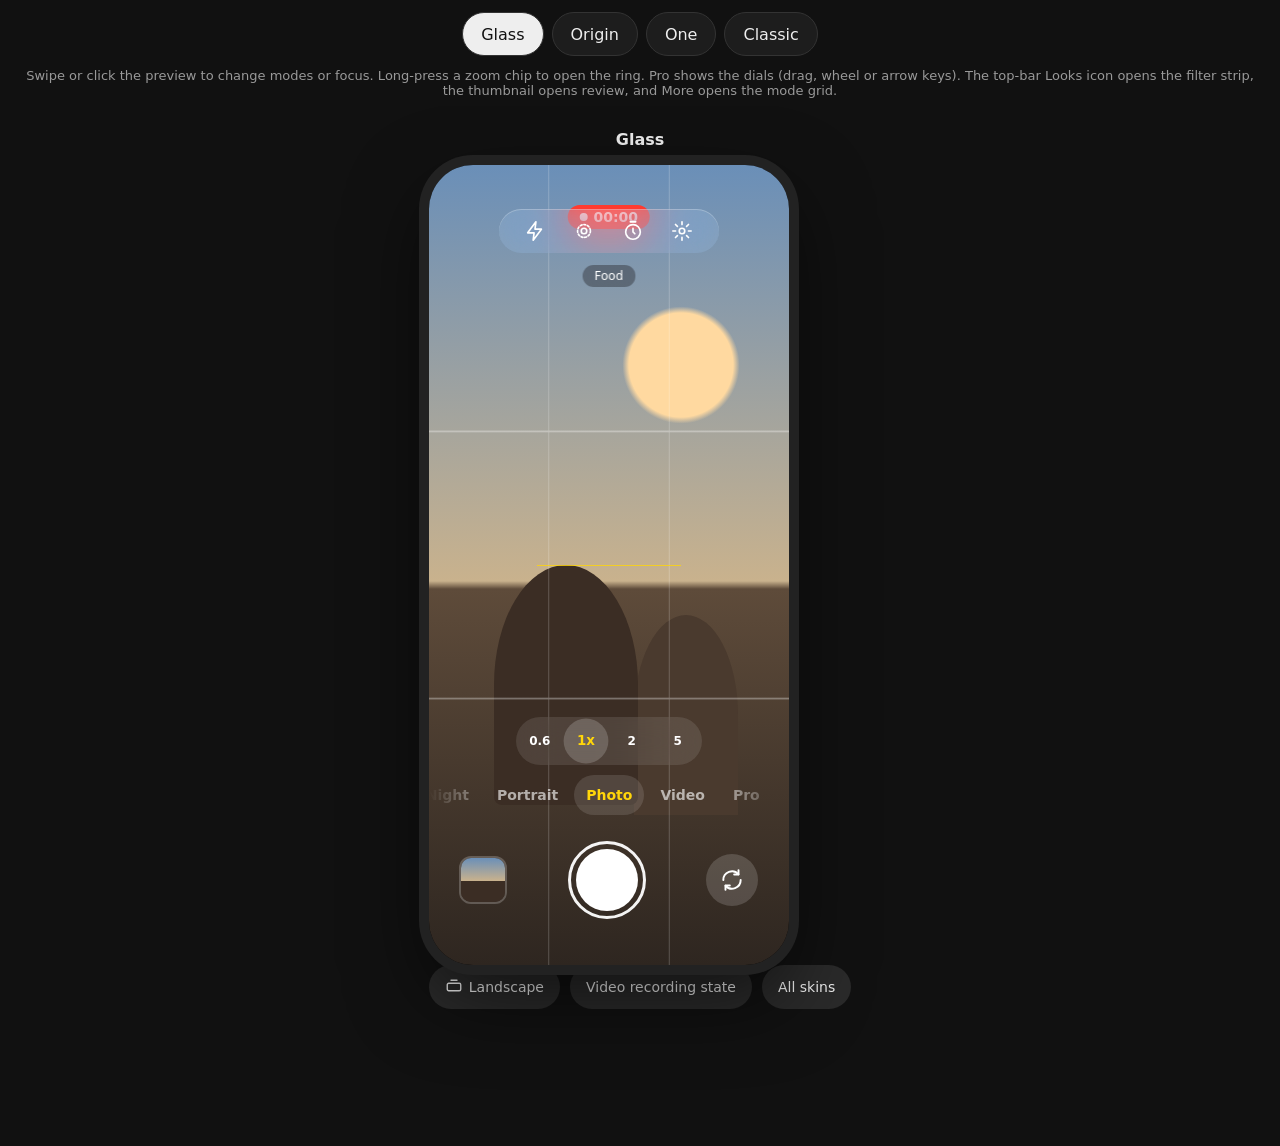
<file: plans/261111-1419-camera-ui-skins/mockups/index.html>
<!doctype html>
<html lang="en"><head><meta charset="utf-8"><meta name="viewport" content="width=device-width,initial-scale=1">
<title>Open Camera skins</title>
<style>
body { margin: 0; background: #111; color: #eee; font-family: system-ui, sans-serif; }
nav { display: flex; gap: 8px; justify-content: center; padding: 12px; position: sticky; top: 0; background: #111; z-index: 2; }
nav button { min-height: 44px; padding: 0 18px; border-radius: 22px; border: 1px solid #333; background: #1d1d1d; color: #eee; font: inherit; cursor: pointer; }
nav button[aria-pressed="true"] { background: #eee; color: #111; }
iframe { display: block; width: 100%; height: 1040px; border: 0; }
p { text-align: center; color: #999; font-size: 13px; margin: 0 16px 8px; }
</style></head>
<body>
<nav aria-label="Skin">
  <button data-s="glass" aria-pressed="true">Glass</button><button data-s="origin">Origin</button>
  <button data-s="one">One</button><button data-s="classic">Classic</button>
</nav>
<p>Swipe or click the preview to change modes or focus. Long-press a zoom chip to open the ring. Pro shows the dials (drag, wheel or arrow keys). The top-bar Looks icon opens the filter strip, the thumbnail opens review, and More opens the mode grid.</p>
<iframe id="f" src="glass.html" title="Skin preview"></iframe>
<script>
document.querySelectorAll('nav button').forEach(b => b.onclick = () => {
  document.getElementById('f').src = b.dataset.s + '.html';
  document.querySelectorAll('nav button').forEach(x => x.setAttribute('aria-pressed', x === b));
});
</script>
</body></html>
</file>
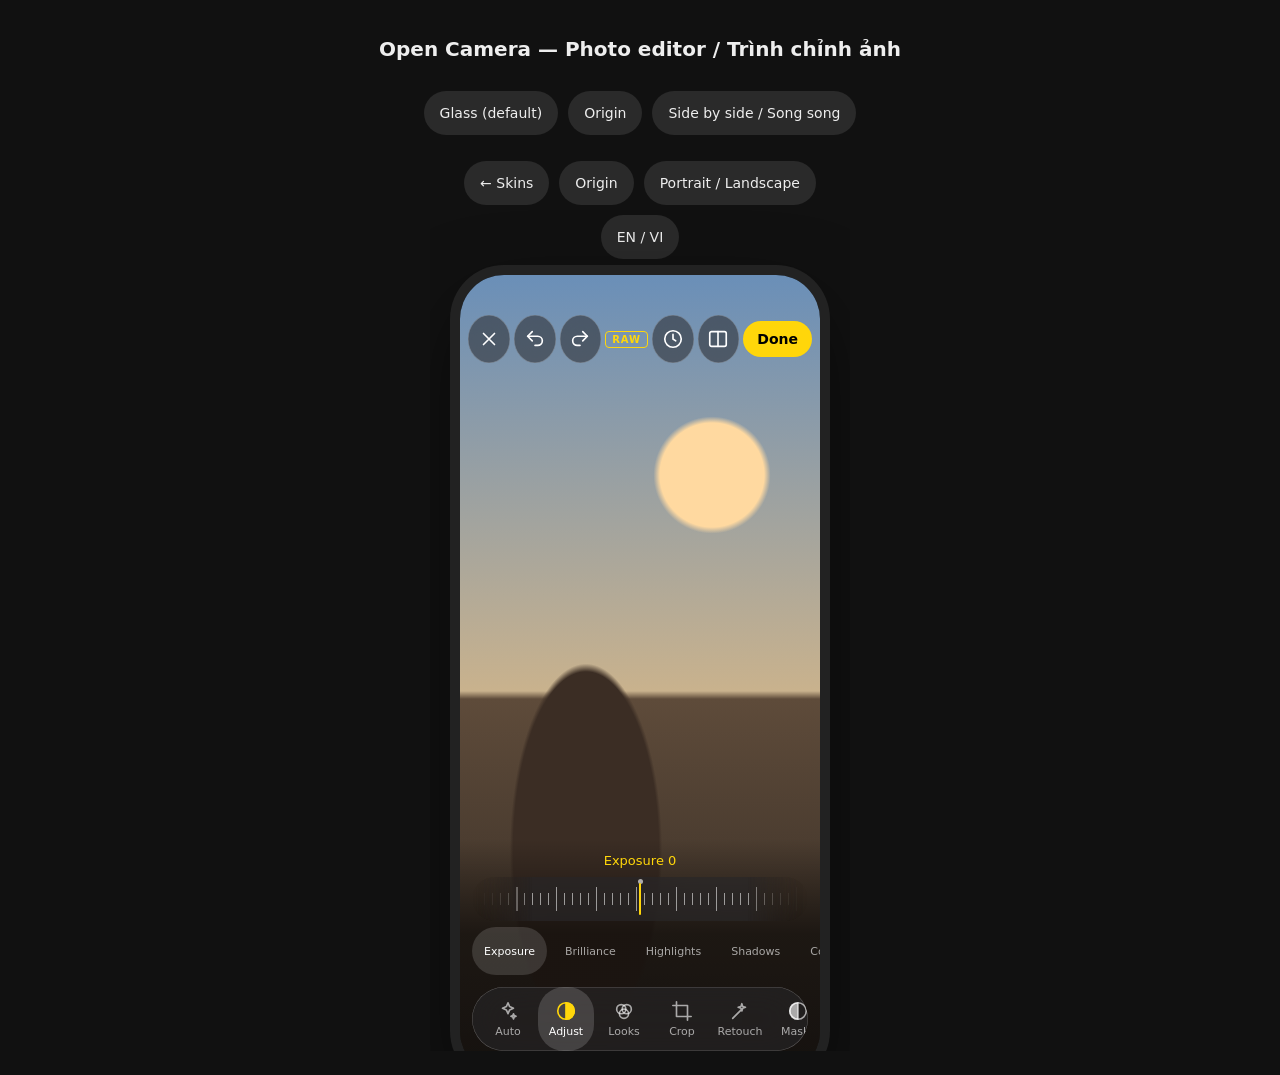
<file: plans/261111-1628-editor-ui/mockups/index.html>
<!doctype html>
<html lang="vi"><head><meta charset="utf-8"><meta name="viewport" content="width=device-width,initial-scale=1">
<title>Open Camera Editor — Skins</title>
<link rel="stylesheet" href="../../261111-1419-camera-ui-skins/mockups/assets/base.css">
<style>iframe { width: 420px; height: 900px; border: 0; } .wrap { display: flex; gap: 24px; flex-wrap: wrap; justify-content: center; }</style>
</head><body>
<h1 style="font-size:20px">Open Camera — Photo editor / Trình chỉnh ảnh</h1>
<div class="ctrl"><button data-s="glass-editor.html">Glass (default)</button><button data-s="origin-editor.html">Origin</button><button data-s="both">Side by side / Song song</button></div>
<div class="wrap" id="w"><iframe title="Glass editor" src="glass-editor.html"></iframe></div>
<script>
document.querySelector('.ctrl').onclick = e => { const s = e.target.dataset.s; if (!s) return;
  const f = n => `<iframe title="${n}" src="${n}"></iframe>`;
  document.getElementById('w').innerHTML = s === 'both' ? f('glass-editor.html') + f('origin-editor.html') : f(s); };
</script>
</body></html>
</file>
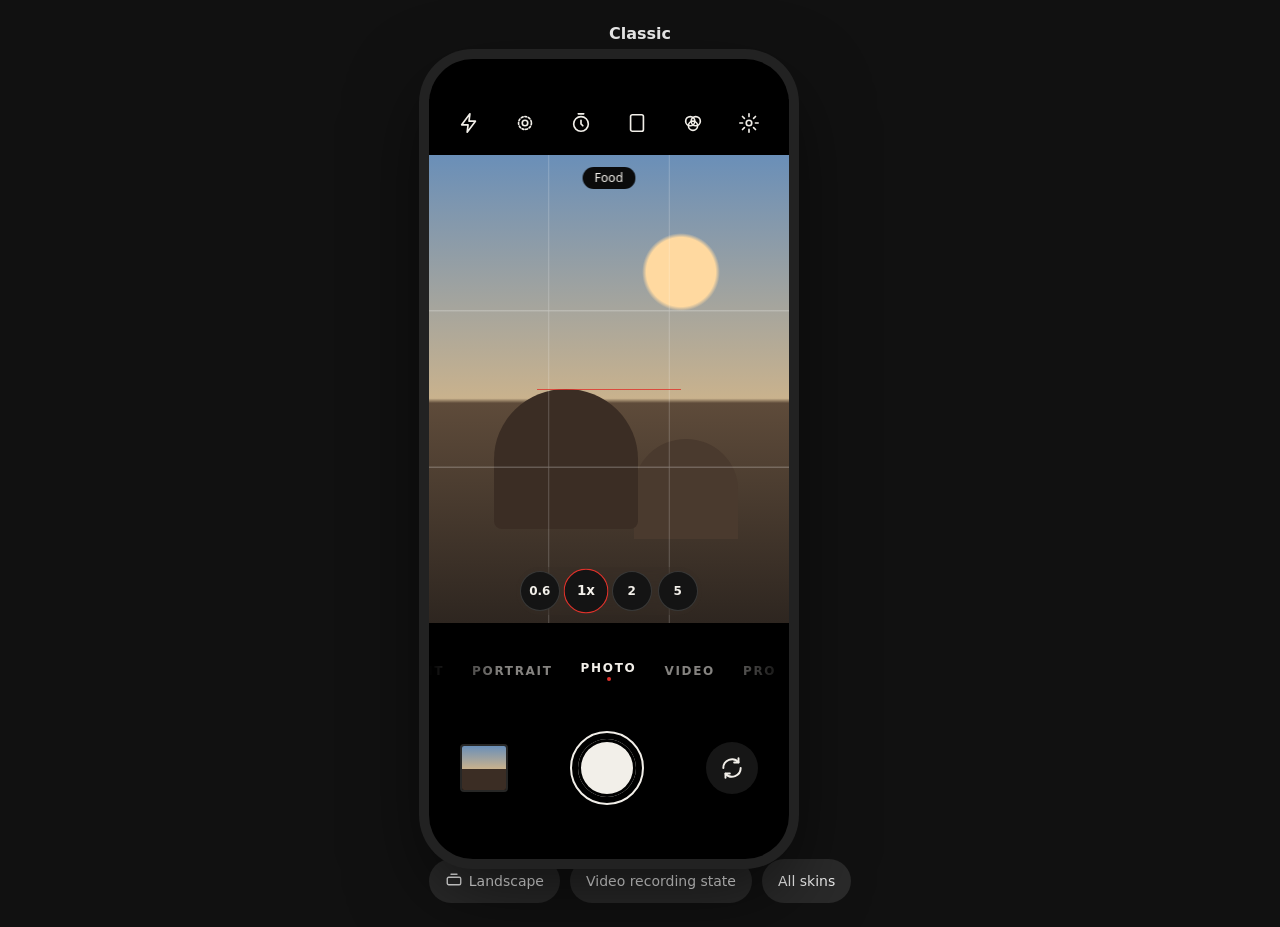
<file: plans/261111-1419-camera-ui-skins/mockups/classic.html>
<!doctype html>
<html lang="en"><head><meta charset="utf-8"><meta name="viewport" content="width=device-width,initial-scale=1">
<title>Open Camera skin: Classic</title>
<link rel="stylesheet" href="assets/base.css">
<style>
/* Classic: pro-camera feel. Matte black, red accent, uppercase tracked labels, film-dial with fine ticks, square corners. */
.phone { --accent: #e0322b; --fg: #f2efe9; --muted: rgba(242,239,233,.55); --surface: #0b0b0b; --sheet-bg: #0e0e0e; --stroke: rgba(242,239,233,.16);
  --preview-inset: 96px 0 236px 0; --radius-s: 2px; --radius-m: 4px; --radius-l: 6px; --mode-font-size: 12px; --mode-spacing: .14em;
  --lens-bg: transparent; --lens-chip: #141414; --lens-chip-on: #141414; --chip-bg: #161616; --more-radius: 4px; --look-radius: 2px;
  --thumb-radius: 4px; --focus-radius: 0; --flip-bg: #161616; --switch-on: #e0322b;
  --dial-ticks: repeating-linear-gradient(90deg, rgba(242,239,233,.5) 0 1px, transparent 1px 7px);
  --font: "Manrope", system-ui, sans-serif; --dur-med: 200ms; --ease: cubic-bezier(.4,0,.2,1); }
.topbar { background: #000; }
.topbar .ic { color: var(--fg); }
.modes { bottom: 168px; }
.modes button.on { color: var(--fg); }
.modes button.on::after { content: ""; display: block; width: 4px; height: 4px; margin: 2px auto 0; border-radius: 50%; background: var(--accent); }
.lens { bottom: 244px; }
.lens button { border: 1px solid var(--stroke); }
.lens button.on { color: var(--fg); border-color: var(--accent); }
.shutter { border: 2px solid #f2efe9; --shutter: 74px; }
.shutter .core { background: #f2efe9; box-shadow: inset 0 0 0 3px #000; }
.phone[data-mode="Pro"] .shutter .core { background: var(--accent); }
.pro-panel { bottom: 236px; background: #000; border-top: 1px solid var(--stroke); }
.pro-tabs small { text-transform: uppercase; }
.dial { height: 64px; }
.dial-needle { height: 26px; width: 2px; }
.looks-strip { bottom: 300px; }
.sheet h3 { text-transform: uppercase; letter-spacing: .14em; font-size: 13px; color: var(--muted); }
.review-actions button { text-transform: uppercase; letter-spacing: .1em; font-size: 11px; }
</style></head>
<body><h1 style="font-size:16px;margin:0">Classic</h1><div id="app"></div>
<script src="assets/camera-mock.js"></script><script>CameraMock.build(document.getElementById('app'), { name: 'Classic' });</script>
</body></html>
</file>
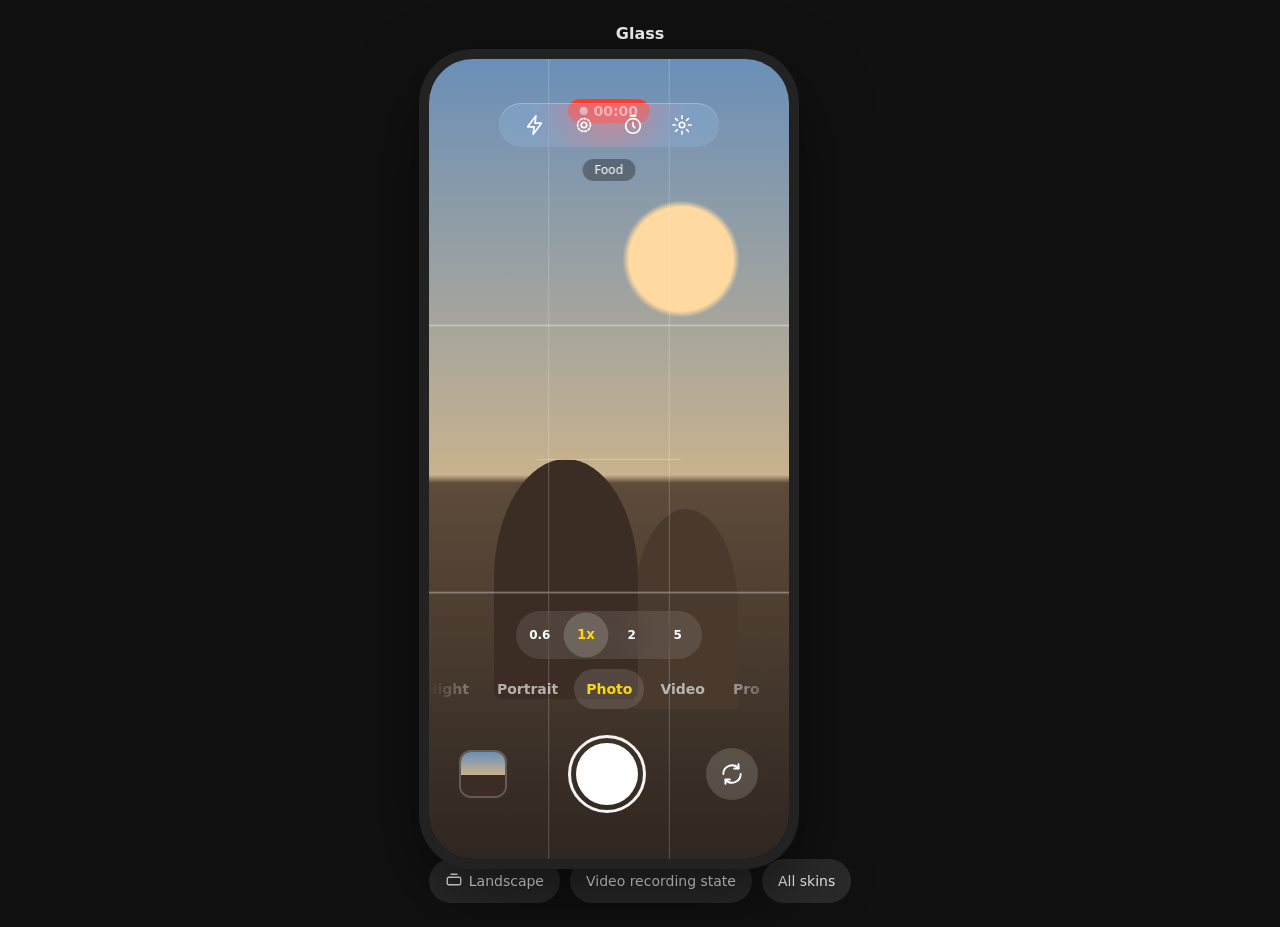
<file: plans/261111-1419-camera-ui-skins/mockups/glass.html>
<!doctype html>
<html lang="en"><head><meta charset="utf-8"><meta name="viewport" content="width=device-width,initial-scale=1">
<title>Open Camera skin: Glass</title>
<link rel="stylesheet" href="assets/base.css">
<style>
/* Glass: full-bleed preview, translucent capsules, minimal chrome, title-case modes. */
.phone { --accent: #ffd60a; --surface: rgba(40,40,44,.42); --stroke: rgba(255,255,255,.22); --blur: 24px;
  --preview-inset: 0; --mode-case: none; --mode-spacing: 0; --mode-font-size: 14px;
  --lens-bg: rgba(255,255,255,.10); --lens-chip: transparent; --lens-chip-on: rgba(255,255,255,.18);
  --flip-bg: rgba(255,255,255,.16); --sheet-bg: rgba(30,30,34,.55); --chip-bg: rgba(255,255,255,.14); --switch-on: #34c759;
  --dur-med: 280ms; --ease: cubic-bezier(.25,.9,.3,1.05); }
.topbar { top: 44px; left: 70px; right: 70px; height: 44px; border-radius: 22px; background: rgba(255,255,255,.10); backdrop-filter: blur(24px) saturate(1.6);
  box-shadow: inset 0 1px 0 rgba(255,255,255,.25); }
.topbar .ic { width: 44px; height: 44px; }
.topbar .ic[data-act="ratio"], .topbar .ic[data-act="looks"] { display: none; }
.modes { bottom: 150px; }
.modes button.on { color: var(--accent); background: rgba(255,255,255,.12); backdrop-filter: blur(20px); }
.bottom { bottom: 30px; }
.shutter { --shutter: 78px; border: 3px solid rgba(255,255,255,.95); }
.thumb { --thumb-radius: 12px; }
.lens { bottom: 200px; }
.pro-panel { bottom: 190px; margin: 0 12px; border-radius: 24px; background: rgba(30,30,34,.45); backdrop-filter: blur(24px); }
.scene-chip { top: 100px; }
.rec-pill { top: 100px; }
.looks-strip { bottom: 260px; }
</style></head>
<body><h1 style="font-size:16px;margin:0">Glass</h1><div id="app"></div>
<script src="assets/camera-mock.js"></script><script>CameraMock.build(document.getElementById('app'), { name: 'Glass' });</script>
</body></html>
</file>
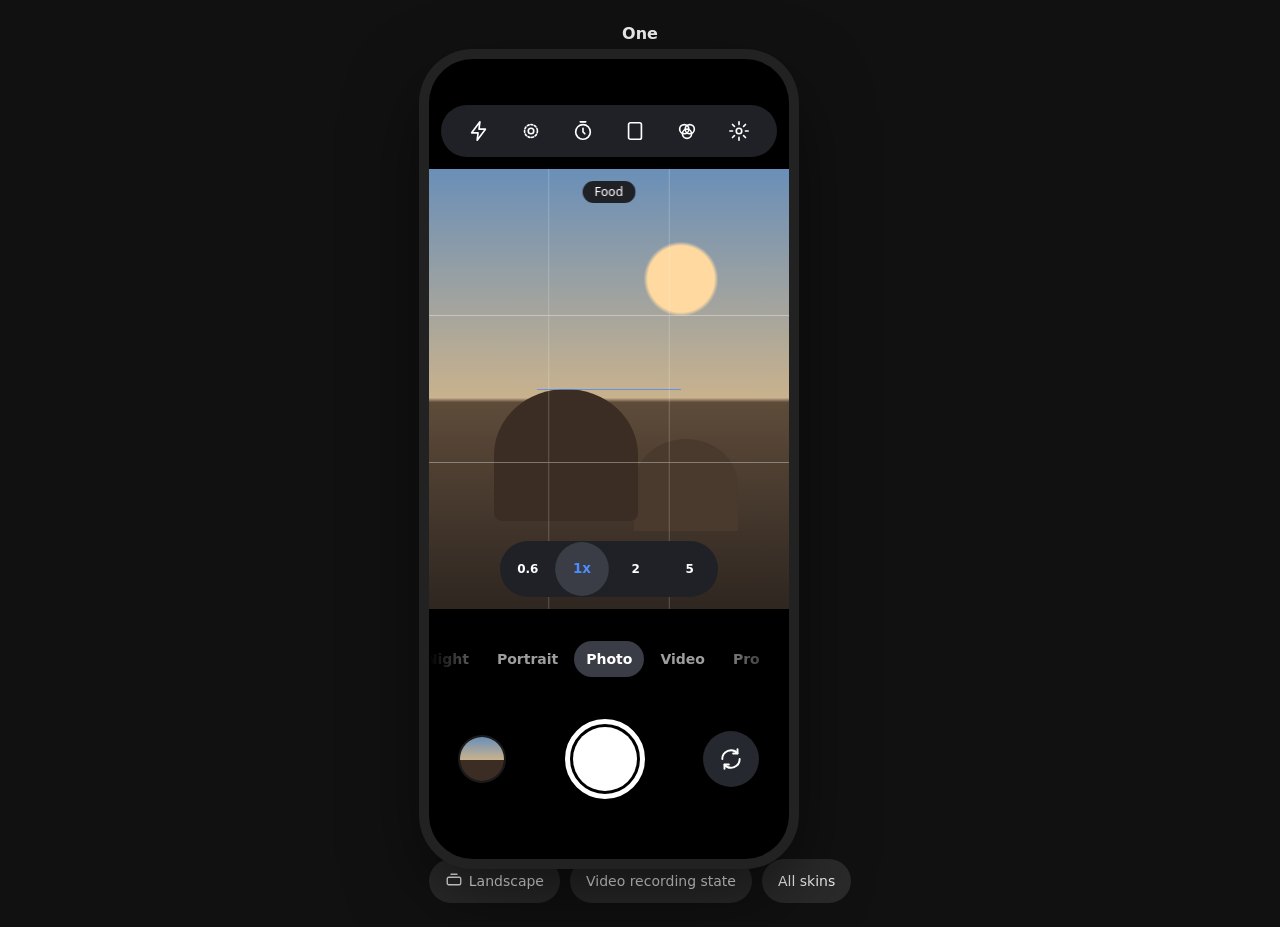
<file: plans/261111-1419-camera-ui-skins/mockups/one.html>
<!doctype html>
<html lang="en"><head><meta charset="utf-8"><meta name="viewport" content="width=device-width,initial-scale=1">
<title>Open Camera skin: One</title>
<link rel="stylesheet" href="assets/base.css">
<style>
/* One: clean cards, large targets in the lower half for one-hand reach, quick-toggle card instead of floating icons. */
.phone { --accent: #4c8dff; --surface: #1f2126; --sheet-bg: #17181c; --stroke: rgba(255,255,255,.1);
  --preview-inset: 110px 0 250px 0; --mode-case: none; --mode-spacing: 0; --mode-font-size: 14px;
  --mode-on: #fff; --lens-bg: #1f2126; --lens-chip: transparent; --lens-chip-on: #3a3d45; --chip-bg: #262830;
  --more-radius: 18px; --look-radius: 18px; --thumb-radius: 50%; --shutter: 80px; --radius-l: 32px;
  --font: "Inter", system-ui, sans-serif; }
.topbar { top: 46px; left: 12px; right: 12px; height: 52px; border-radius: 26px; background: #1f2126; }
.topbar .ic { width: 48px; height: 48px; }
.modes { bottom: 178px; height: 44px; }
.modes button { height: 36px; }
.modes button.on { background: #3a3d45; }
.lens { bottom: 262px; }
.lens button { min-width: 48px; height: 48px; }
.bottom { bottom: 40px; height: 120px; }
.shutter { border: 5px solid #fff; }
.ic.big { width: 56px; height: 56px; background: #262830; }
.pro-panel { bottom: 250px; margin: 0 10px; border-radius: 24px; background: #1f2126; }
.pro-tabs button.on { background: #3a3d45; }
.dial-track span.on { color: #fff; }
.looks-strip { bottom: 320px; }
.sheet h3 { font-size: 22px; font-weight: 700; margin: 8px 0 16px; }
.row { min-height: 60px; padding: 0 16px; margin-bottom: 8px; border: 0; border-radius: 20px; background: #1f2126; }
</style></head>
<body><h1 style="font-size:16px;margin:0">One</h1><div id="app"></div>
<script src="assets/camera-mock.js"></script><script>CameraMock.build(document.getElementById('app'), { name: 'One' });</script>
</body></html>
</file>
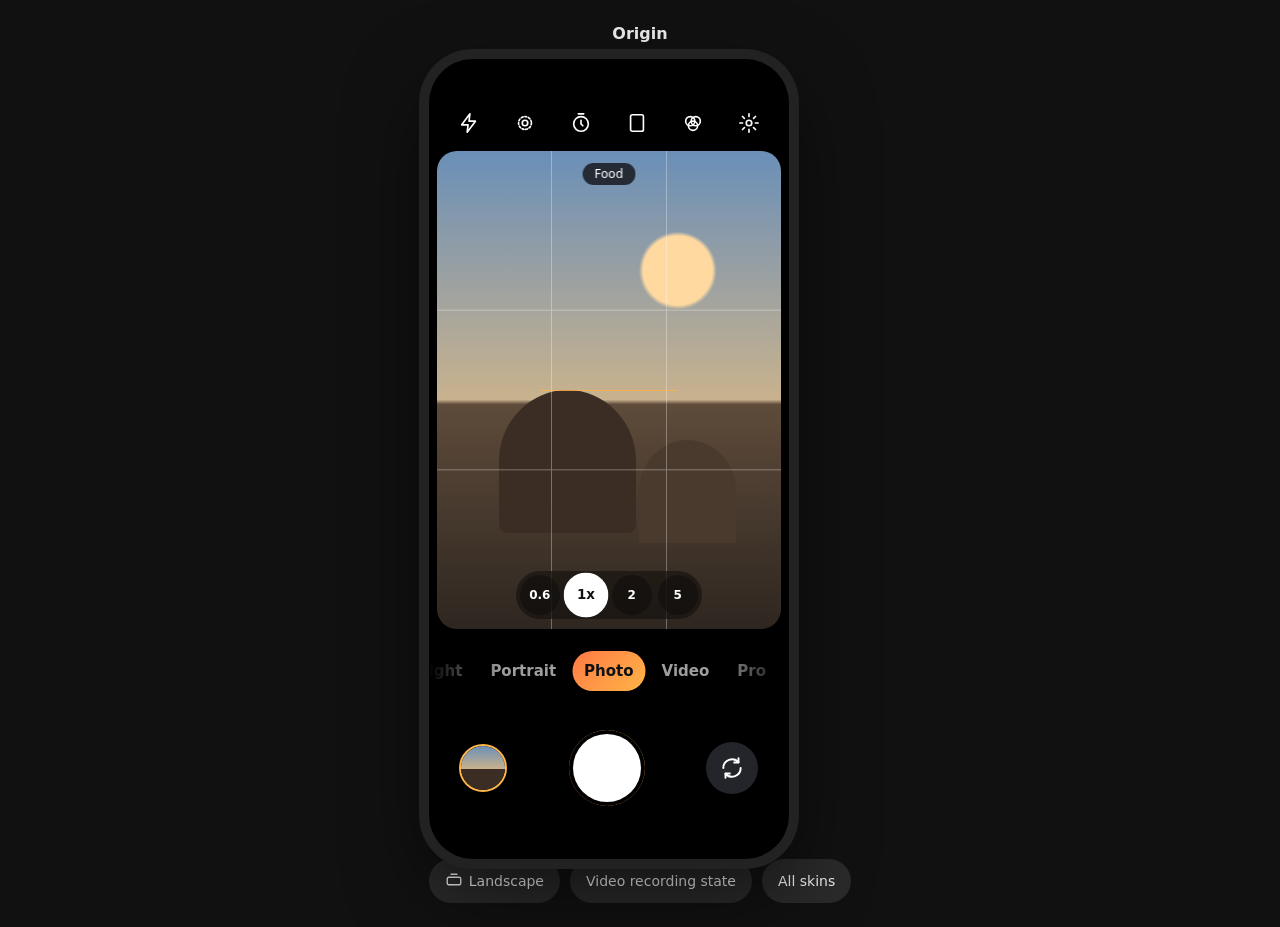
<file: plans/261111-1419-camera-ui-skins/mockups/origin.html>
<!doctype html>
<html lang="en"><head><meta charset="utf-8"><meta name="viewport" content="width=device-width,initial-scale=1">
<title>Open Camera skin: Origin</title>
<link rel="stylesheet" href="assets/base.css">
<style>
/* Origin: bold, gradient accent, pill mode indicator, springy motion. */
.phone { --accent: #ffb547; --grad: linear-gradient(135deg,#ff7a45,#ffb547); --surface: rgba(18,18,22,.8); --sheet-bg: #15151a;
  --preview-inset: 92px 0 230px 0; --preview-radius: 20px; --mode-case: none; --mode-spacing: 0; --mode-font-size: 15px; --mode-weight: 700;
  --mode-on: #111; --lens-chip-on: #fff; --chip-bg: #24242b; --more-radius: 50%; --look-radius: 50%; --focus-radius: 50%;
  --dur-med: 260ms; --ease: cubic-bezier(.22,1,.36,1); }
.preview { margin: 0 8px; }
.modes { bottom: 168px; }
.modes button.on { background: var(--grad); color: #111; }
.lens { bottom: 240px; background: rgba(0,0,0,.4); }
.lens button.on { color: #111; }
.shutter { border: 0; background: conic-gradient(from 210deg,#ff7a45,#ffb547,#ff7a45); padding: 4px; }
.shutter .core { width: 68px; height: 68px; box-shadow: 0 0 0 4px #000; }
.phone[data-mode="Video"] .shutter { background: conic-gradient(#ff3d60,#ff8a4c,#ff3d60); }
.ic.big { background: #24242b; }
.thumb { border: 2px solid #ffb547; }
.pro-panel { bottom: 232px; background: rgba(0,0,0,.55); }
.pro-tabs button.on { background: var(--grad); }
.pro-tabs button.on b, .pro-tabs button.on small { color: #111; }
.looks-strip { bottom: 290px; }
.looks-strip button.on span { border-color: #ff7a45; box-shadow: 0 0 0 2px #ffb547; }
.row.link { color: #ffb547; }
</style></head>
<body><h1 style="font-size:16px;margin:0">Origin</h1><div id="app"></div>
<script src="assets/camera-mock.js"></script><script>CameraMock.build(document.getElementById('app'), { name: 'Origin' });</script>
</body></html>
</file>
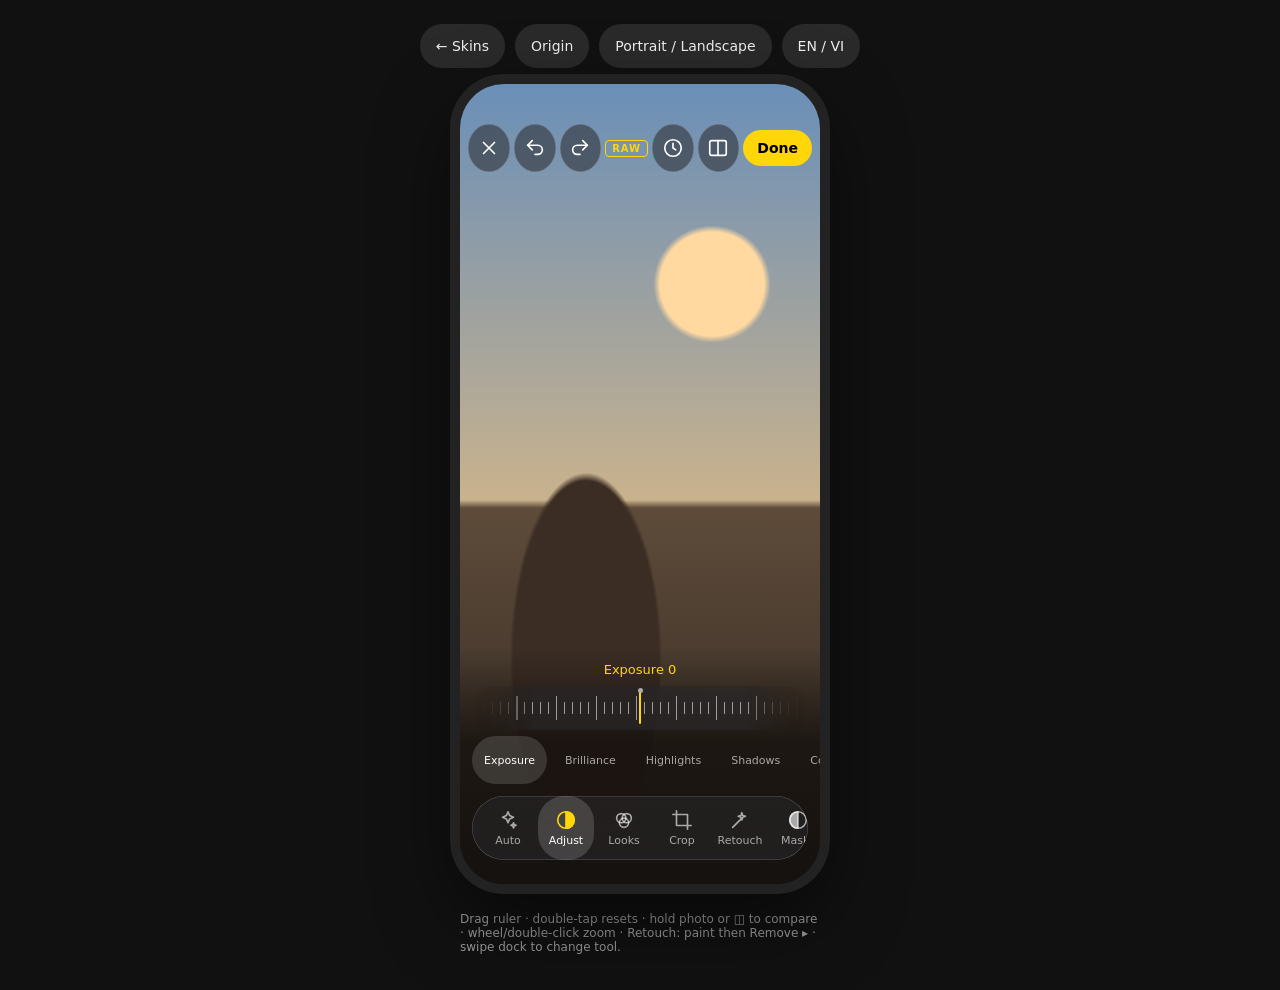
<file: plans/261111-1628-editor-ui/mockups/glass-editor.html>
<!doctype html>
<html lang="en"><head><meta charset="utf-8"><meta name="viewport" content="width=device-width,initial-scale=1">
<title>Open Camera Editor — Glass</title>
<script>document.documentElement.lang = location.hash === '#vi' ? 'vi' : 'en';</script>
<link rel="stylesheet" href="../../261111-1419-camera-ui-skins/mockups/assets/base.css">
<link rel="stylesheet" href="assets/editor.css">
<style>
/* Glass: translucent floating capsules over a full-bleed photo, yellow accent, sentence case. */
.phone { --accent: #ffd60a; --on-accent: #000; --surface: rgba(40,40,44,.55); --blur: 24px; --radius-s: 14px;
  --chip-bg: rgba(255,255,255,.14); --img-inset: 0 0 0 0; --look-radius: 16px; }
.dock { height: 236px; background: linear-gradient(transparent, rgba(0,0,0,.55) 40%); }
.cats { left: 12px; right: 12px; bottom: 24px; height: 64px; border-radius: 32px; background: var(--surface); backdrop-filter: blur(var(--blur)) saturate(1.6);
  box-shadow: inset 0 0 0 .5px rgba(255,255,255,.25); }
.cats button.on { --cat-on-bg: rgba(255,255,255,.16); border-radius: 26px; }
.ed-top .ic { background: var(--surface); backdrop-filter: blur(var(--blur)); box-shadow: inset 0 0 0 .5px rgba(255,255,255,.25); }
.ruler { background: var(--surface); backdrop-filter: blur(var(--blur)); border-radius: 22px; }
.chips button.on { border-radius: 99px; }
.sheet { --sheet-bg: rgba(30,30,32,.7); }
</style></head>
<body>
<div class="ctrl"><a href="index.html">← Skins</a><a href="origin-editor.html">Origin</a><button id="orient">Portrait / Landscape</button><button id="lang">EN / VI</button></div>
<div id="app"></div>
<p style="max-width:360px;font-size:12px;color:#999">Drag ruler · double-tap resets · hold photo or ◫ to compare · wheel/double-click zoom · Retouch: paint then Remove ▸ · swipe dock to change tool.</p>
<script src="assets/editor-mock.js"></script>
</body></html>
</file>
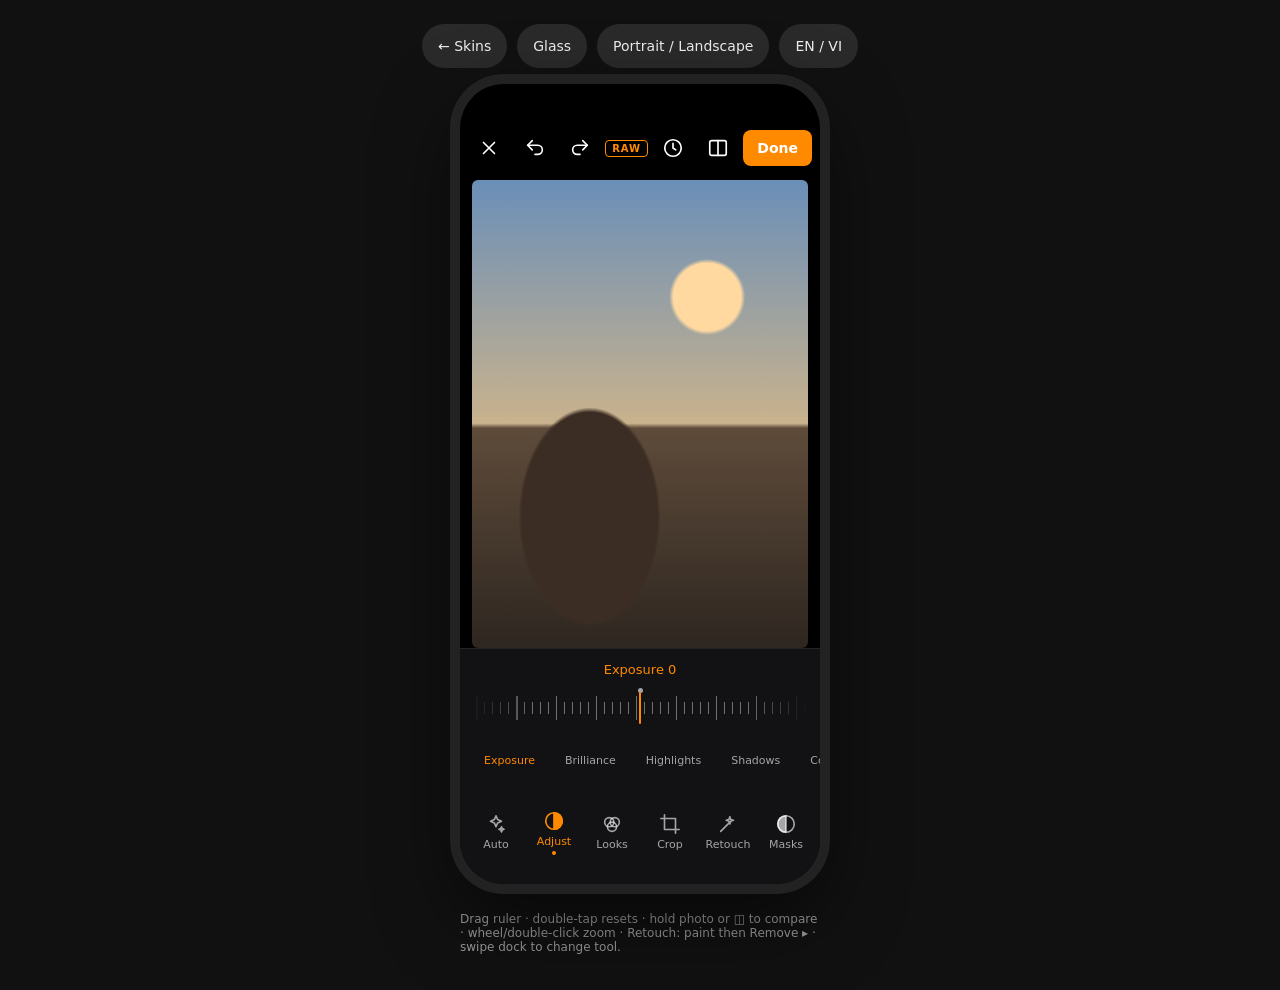
<file: plans/261111-1628-editor-ui/mockups/origin-editor.html>
<!doctype html>
<html lang="en"><head><meta charset="utf-8"><meta name="viewport" content="width=device-width,initial-scale=1">
<title>Open Camera Editor — Origin</title>
<script>document.documentElement.lang = location.hash === '#vi' ? 'vi' : 'en';</script>
<link rel="stylesheet" href="../../261111-1419-camera-ui-skins/mockups/assets/base.css">
<link rel="stylesheet" href="assets/editor.css">
<style>
/* Origin: solid matte dock, framed image, warm orange accent, icon-over-label tabs (vivo/iQOO album feel). */
.phone { --accent: #ff8a00; --on-accent: #fff; --surface: #1f1f22; --surface-solid: #1f1f22; --radius-s: 10px; --blur: 0px;
  --chip-bg: #2a2a2e; --img-inset: 96px 12px 236px 12px; --look-radius: 8px; --dock-bg: #121214; }
.canvas { border-radius: 6px; }
.dock { height: 236px; border-top: 1px solid #222; }
.cats { bottom: 20px; }
.cats button.on { color: var(--accent); }
.cats button.on::after { content: ""; width: 4px; height: 4px; border-radius: 50%; background: var(--accent); }
.ruler-track { opacity: .4; }
.chips button.on { color: var(--accent); background: transparent; }
.pill { border-radius: 8px; }
.sheet { --sheet-bg: #1b1b1e; }
</style></head>
<body>
<div class="ctrl"><a href="index.html">← Skins</a><a href="glass-editor.html">Glass</a><button id="orient">Portrait / Landscape</button><button id="lang">EN / VI</button></div>
<div id="app"></div>
<p style="max-width:360px;font-size:12px;color:#999">Drag ruler · double-tap resets · hold photo or ◫ to compare · wheel/double-click zoom · Retouch: paint then Remove ▸ · swipe dock to change tool.</p>
<script src="assets/editor-mock.js"></script>
</body></html>
</file>
<file: plans/261111-1419-camera-ui-skins/mockups/assets/base.css>
/* Shared structure. Skins override the custom properties and add their own accents.
   Phone frame = 1080x2400 px device at 1/3 scale (360x800 CSS px). */
:root {
  --bg: #000; --fg: #fff; --muted: rgba(255,255,255,.62); --accent: #ffd60a;
  --surface: rgba(28,28,30,.72); --surface-solid: #1c1c1e; --stroke: rgba(255,255,255,.14);
  --radius-s: 10px; --radius-m: 16px; --radius-l: 28px; --blur: 20px;
  --font: system-ui, -apple-system, "Segoe UI", Roboto, sans-serif;
  --mode-font-size: 13px; --mode-weight: 600; --mode-case: uppercase; --mode-spacing: .06em;
  --dur-fast: 120ms; --dur-med: 240ms; --dur-slow: 380ms;
  --ease: cubic-bezier(.2,.8,.2,1); --ease-spring: cubic-bezier(.34,1.56,.64,1);
  --ic: 40px; --shutter: 76px; --thumb: 48px;
}
* { box-sizing: border-box; }
html, body { margin: 0; min-height: 100%; background: #111; color: #eee; font-family: var(--font); }
body { display: flex; flex-direction: column; align-items: center; gap: 16px; padding: 24px 8px; }
button { font: inherit; color: inherit; background: none; border: 0; cursor: pointer; padding: 0; }
button:focus-visible, a:focus-visible, .dial:focus-visible { outline: 2px solid var(--accent); outline-offset: 2px; }
svg { width: 22px; height: 22px; fill: none; stroke: currentColor; stroke-width: 1.8; stroke-linecap: round; stroke-linejoin: round; }

.phone { position: relative; width: 360px; height: 800px; border-radius: 44px; overflow: hidden; background: var(--bg); color: var(--fg);
  font-family: var(--font); box-shadow: 0 0 0 10px #222, 0 30px 80px rgba(0,0,0,.6); transition: transform var(--dur-slow) var(--ease); user-select: none; }
.preview { position: absolute; inset: var(--preview-inset, 96px 0 200px 0); overflow: hidden; border-radius: var(--preview-radius, 0); touch-action: none; }
.scene { position: absolute; inset: 0; transition: transform var(--dur-slow) var(--ease), filter var(--dur-med);
  background: radial-gradient(circle at 70% 25%, #ffd9a0 0 8%, transparent 9%), linear-gradient(180deg,#6a8fb8 0%,#c9b28d 52%,#5e4b3a 53%,#2e2620 100%); }
.scene::after { content: ""; position: absolute; left: 18%; bottom: 20%; width: 40%; height: 30%; border-radius: 50% 50% 8px 8px; background: #3b2d24; box-shadow: 120px 30px 0 -20px #4a3a2e; }
.grid-ov { position: absolute; inset: 0; pointer-events: none; opacity: .35;
  background: linear-gradient(90deg, transparent 33.1%, #fff 33.3%, transparent 33.5%, transparent 66.5%, #fff 66.7%, transparent 66.9%),
              linear-gradient(0deg, transparent 33.1%, #fff 33.3%, transparent 33.5%, transparent 66.5%, #fff 66.7%, transparent 66.9%); }
.level-ov { position: absolute; left: 30%; right: 30%; top: 50%; height: 1px; background: var(--accent); opacity: .8; }
.focus-ring { position: absolute; width: 64px; height: 64px; margin: -32px; border: 1.5px solid var(--accent); border-radius: var(--focus-radius, 4px); opacity: 0; pointer-events: none; }
.focus-ring.go { animation: focus 900ms var(--ease) forwards; }
@keyframes focus { 0% { transform: scale(1.4); opacity: 1 } 30% { transform: scale(1); } 80% { opacity: 1 } 100% { opacity: 0 } }
.scene-chip { position: absolute; top: 12px; left: 50%; transform: translateX(-50%); padding: 4px 12px; border-radius: 99px; font-size: 12px; background: var(--surface); backdrop-filter: blur(var(--blur)); }

.topbar { position: absolute; top: 40px; left: 0; right: 0; height: 48px; display: flex; justify-content: space-around; align-items: center; padding: 0 12px; z-index: 3; }
.ic { width: 48px; height: 48px; display: grid; place-items: center; border-radius: 50%; transition: transform var(--dur-slow) var(--ease), background var(--dur-fast); }
.ic.active { color: var(--accent); }
.ic:active { transform: scale(.9); }

.lens { position: absolute; left: 50%; bottom: 212px; transform: translateX(-50%); display: flex; gap: 6px; padding: 4px; border-radius: 99px; background: var(--lens-bg, rgba(0,0,0,.35)); backdrop-filter: blur(var(--blur)); z-index: 3; transition: opacity var(--dur-med); }
.lens button { min-width: 40px; height: 40px; border-radius: 50%; font-size: 12px; font-weight: 600; background: var(--lens-chip, rgba(0,0,0,.3)); transition: all var(--dur-med) var(--ease-spring); }
.lens button.on { color: var(--accent); transform: scale(1.12); background: var(--lens-chip-on, rgba(0,0,0,.55)); }

.zoom-ring { position: absolute; left: 50%; bottom: -150px; width: 320px; height: 320px; margin-left: -160px; border-radius: 50%; border: 1px solid var(--stroke);
  background: var(--surface); backdrop-filter: blur(var(--blur)); opacity: 0; transform: translateY(40px) scale(.9); transition: all var(--dur-med) var(--ease); pointer-events: none; }
.zoom-ring .ticks { position: absolute; inset: 10px; border-radius: 50%; background: repeating-conic-gradient(from -60deg, var(--fg) 0 .6deg, transparent .6deg 6deg); mask: radial-gradient(circle, transparent 66%, #000 67% 72%, transparent 73%); -webkit-mask: radial-gradient(circle, transparent 66%, #000 67% 72%, transparent 73%); }
.zoom-ring b { position: absolute; top: 34px; width: 100%; text-align: center; color: var(--accent); }
.phone.ring .zoom-ring { opacity: 1; transform: none; }
.phone.ring .lens { opacity: 0; }

.modes { position: absolute; left: 0; right: 0; bottom: 156px; height: 40px; overflow: hidden; z-index: 3;
  mask: linear-gradient(90deg, transparent, #000 20%, #000 80%, transparent); -webkit-mask: linear-gradient(90deg, transparent, #000 20%, #000 80%, transparent); }
.modes-track { position: absolute; left: 50%; top: 0; height: 100%; display: flex; align-items: center; gap: 4px; transition: transform var(--dur-med) var(--ease); }
.modes button { padding: 0 12px; height: 40px; font-size: var(--mode-font-size); font-weight: var(--mode-weight); text-transform: var(--mode-case); letter-spacing: var(--mode-spacing); color: var(--muted); white-space: nowrap; transition: color var(--dur-med), background var(--dur-med); border-radius: 99px; }
.modes button.on { color: var(--mode-on, var(--accent)); }

.bottom { position: absolute; left: 0; right: 0; bottom: 36px; height: 110px; display: flex; align-items: center; justify-content: space-around; z-index: 3; }
.thumb { width: var(--thumb); height: var(--thumb); border-radius: var(--thumb-radius, 50%); overflow: hidden; border: 2px solid var(--stroke); transition: transform var(--dur-slow) var(--ease); }
.thumb span { display: block; width: 100%; height: 100%; background: linear-gradient(180deg,#6a8fb8,#c9b28d 52%,#3b2d24 53%); }
.thumb.pop { animation: pop 420ms var(--ease-spring); }
@keyframes pop { 0% { transform: scale(.4); opacity: .2 } 100% { transform: scale(1) } }
.ic.big { width: 52px; height: 52px; background: var(--flip-bg, rgba(255,255,255,.12)); }
.ic.big svg { width: 26px; height: 26px; }
.shutter { width: var(--shutter); height: var(--shutter); border-radius: 50%; display: grid; place-items: center; border: var(--shutter-ring, 4px solid #fff); transition: transform var(--dur-fast) var(--ease); }
.shutter .core { width: calc(var(--shutter) - 16px); height: calc(var(--shutter) - 16px); border-radius: 50%; background: var(--shutter-core, #fff); transition: all var(--dur-med) var(--ease); }
.phone.shoot .shutter { transform: scale(.9); }
.phone.shoot .shutter .core { transform: scale(.86); }
.phone[data-mode="Video"] .shutter .core { background: var(--rec, #ff3b30); }
.phone.rec .shutter .core { width: 28px; height: 28px; border-radius: 6px; }
.flash-ov { position: absolute; inset: 0; background: #000; opacity: 0; pointer-events: none; }
.phone.shoot .flash-ov { animation: blink 220ms linear; }
@keyframes blink { 0%,100% { opacity: 0 } 40% { opacity: .55 } }
.phone.switching .preview { animation: modeblur var(--dur-slow) var(--ease); }
@keyframes modeblur { 0% { filter: blur(0) } 40% { filter: blur(10px) brightness(.8) } 100% { filter: none } }
.phone.flipping .scene { animation: flip 400ms var(--ease); }
@keyframes flip { 50% { transform: rotateY(90deg); filter: blur(8px) } }

.rec-pill { position: absolute; top: 12px; left: 50%; transform: translate(-50%, -60px); display: flex; gap: 6px; align-items: center; padding: 4px 12px; border-radius: 99px; background: var(--rec, #ff3b30); font-variant-numeric: tabular-nums; font-weight: 600; font-size: 14px; transition: transform var(--dur-med) var(--ease); }
.rec-pill i { width: 8px; height: 8px; border-radius: 50%; background: #fff; animation: blinkdot 1s steps(2) infinite; }
@keyframes blinkdot { 50% { opacity: 0 } }
.phone.rec .rec-pill { transform: translate(-50%, 0); }
.phone.rec .scene-chip, .phone.rec .modes, .phone.rec .thumb, .phone.rec .topbar .ic:not([data-act="flash"]) { opacity: 0; pointer-events: none; }
.phone.rec .ic.big { opacity: 1; }

.looks-strip { position: absolute; left: 0; right: 0; bottom: 262px; display: flex; gap: 10px; padding: 0 16px; overflow-x: auto; z-index: 4; opacity: 0; transform: translateY(16px); pointer-events: none; transition: all var(--dur-med) var(--ease); scrollbar-width: none; }
.phone.show-looks .looks-strip { opacity: 1; transform: none; pointer-events: auto; }
.phone.show-looks .lens { opacity: 0; pointer-events: none; }
.looks-strip button { flex: 0 0 auto; width: 60px; font-size: 11px; text-align: center; color: var(--muted); }
.looks-strip button span { display: block; width: 60px; height: 60px; margin-bottom: 4px; border-radius: var(--look-radius, 12px); border: 2px solid transparent; background: linear-gradient(180deg,#6a8fb8,#c9b28d 52%,#3b2d24 53%); }
.looks-strip button.on { color: var(--fg); }
.looks-strip button.on span { border-color: var(--accent); }

.pro-panel { position: absolute; left: 0; right: 0; bottom: 200px; z-index: 4; padding: 8px 8px 4px; opacity: 0; transform: translateY(20px); pointer-events: none; transition: all var(--dur-med) var(--ease); background: var(--pro-bg, linear-gradient(transparent, rgba(0,0,0,.6))); }
.phone[data-mode="Pro"] .pro-panel { opacity: 1; transform: none; pointer-events: auto; }
.phone[data-mode="Pro"] .lens, .phone[data-mode="Pro"] .scene-chip { opacity: 0; pointer-events: none; }
.pro-tabs { display: flex; justify-content: space-around; }
.pro-tabs button { min-width: 56px; min-height: 48px; display: flex; flex-direction: column; align-items: center; justify-content: center; border-radius: var(--radius-s); }
.pro-tabs small { font-size: 10px; color: var(--muted); letter-spacing: .08em; }
.pro-tabs b { font-size: 13px; font-variant-numeric: tabular-nums; }
.pro-tabs button.on b, .pro-tabs button.on small { color: var(--accent); }
.dial { position: relative; height: 56px; overflow: hidden; cursor: ew-resize; touch-action: none; mask: linear-gradient(90deg, transparent, #000 25%, #000 75%, transparent); -webkit-mask: linear-gradient(90deg, transparent, #000 25%, #000 75%, transparent); }
.dial-track { --i: 0; position: absolute; left: calc(50% - 28px); top: 0; height: 100%; display: flex; transform: translateX(calc(var(--i) * -56px)); transition: transform var(--dur-med) var(--ease); }
.dial-track span { width: 56px; text-align: center; padding-top: 26px; font-size: 12px; color: var(--muted); background: var(--dial-ticks, repeating-linear-gradient(90deg, var(--stroke) 0 1px, transparent 1px 11.2px)) top/100% 14px no-repeat; }
.dial-track span.on { color: var(--accent); font-weight: 700; }
.dial-needle { position: absolute; left: 50%; top: 0; width: 2px; height: 20px; margin-left: -1px; background: var(--accent); border-radius: 1px; }

.sheet { position: absolute; left: 0; right: 0; bottom: 0; max-height: 78%; overflow: auto; z-index: 10; padding: 8px 20px 32px; border-radius: var(--radius-l) var(--radius-l) 0 0;
  background: var(--sheet-bg, var(--surface)); backdrop-filter: blur(var(--blur)) saturate(1.4); transform: translateY(105%); transition: transform var(--dur-slow) var(--ease); }
.phone.show-more .more-sheet, .phone.show-settings .settings-sheet { transform: none; }
.grab { width: 40px; height: 5px; border-radius: 3px; background: var(--stroke); margin: 4px auto 12px; cursor: pointer; padding: 10px 0; background-clip: content-box; box-sizing: content-box; }
.sheet h3 { margin: 0 0 12px; font-size: 17px; }
.more-grid { display: grid; grid-template-columns: repeat(4, 1fr); gap: 12px 6px; }
.more-grid button { display: flex; flex-direction: column; align-items: center; gap: 6px; font-size: 11px; min-height: 72px; }
.more-grid i { width: 48px; height: 48px; display: grid; place-items: center; border-radius: var(--more-radius, 14px); background: var(--chip-bg, rgba(255,255,255,.1)); }
.row { display: flex; justify-content: space-between; align-items: center; min-height: 52px; border-bottom: 1px solid var(--stroke); font-size: 15px; color: var(--fg); text-decoration: none; }
.row em { font-style: normal; color: var(--muted); font-size: 14px; }
.row.link { color: var(--accent); border: 0; }
.sw input { display: none; }
.sw i { display: block; width: 46px; height: 28px; border-radius: 14px; background: var(--stroke); position: relative; transition: background var(--dur-med); }
.sw i::after { content: ""; position: absolute; top: 3px; left: 3px; width: 22px; height: 22px; border-radius: 50%; background: #fff; transition: transform var(--dur-med) var(--ease-spring); }
.sw input:checked + i { background: var(--switch-on, var(--accent)); }
.sw input:checked + i::after { transform: translateX(18px); }

.review { position: absolute; inset: 0; z-index: 12; background: var(--bg); opacity: 0; transform: scale(.2); transform-origin: 20% 90%; pointer-events: none; transition: all var(--dur-slow) var(--ease); }
.phone.show-review .review { opacity: 1; transform: none; pointer-events: auto; }
.review-img { position: absolute; inset: 120px 0 160px; background: linear-gradient(180deg,#6a8fb8,#c9b28d 52%,#5e4b3a 53%,#2e2620); }
.review-bar { position: absolute; top: 40px; left: 8px; right: 8px; display: flex; align-items: center; justify-content: space-between; font-size: 11px; color: var(--muted); }
.review-actions { position: absolute; bottom: 48px; left: 16px; right: 16px; display: flex; justify-content: space-around; }
.review-actions button { min-width: 64px; min-height: 48px; font-size: 13px; border-radius: var(--radius-s); }

/* Landscape: frame turns, layout stays put, glyphs counter-rotate (how stock camera apps behave). */
.phone[data-orient="landscape"] { transform: rotate(-90deg); margin: -220px 0; }
.phone[data-orient="landscape"] :is(.ic, .thumb, .lens button, .pro-tabs button, .scene-chip, .more-grid button) { transform: rotate(90deg); }
.phone[data-orient="landscape"] .lens button.on { transform: rotate(90deg) scale(1.12); }

.ctrl { display: flex; gap: 10px; flex-wrap: wrap; justify-content: center; }
.ctrl button, .ctrl a { display: inline-flex; gap: 6px; align-items: center; min-height: 44px; padding: 0 16px; border-radius: 22px; background: #2a2a2a; color: #eee; text-decoration: none; font-size: 14px; }
.ctrl svg { width: 18px; height: 18px; }

@media (prefers-reduced-motion: reduce) { *, *::before, *::after { animation-duration: 1ms !important; transition-duration: 1ms !important; } }
</file>
<file: plans/261111-1628-editor-ui/mockups/assets/editor.css>
/* Editor layout on top of camera-skin base.css tokens. Skins only override custom properties. */
.phone { --img-inset: 92px 0 228px 0; }
.ed-top { position: absolute; top: 40px; left: 8px; right: 8px; height: 48px; display: flex; align-items: center; gap: 4px; z-index: 5; }
.ed-top .sp { flex: 1; text-align: center; font-size: 12px; color: var(--muted); }
.pill { min-height: 36px; padding: 0 14px; border-radius: 99px; font-size: 14px; font-weight: 600; background: var(--chip-bg, rgba(255,255,255,.12)); backdrop-filter: blur(var(--blur)); }
.pill.primary { background: var(--accent); color: var(--on-accent, #000); }
.raw { font-size: 10px; font-weight: 700; padding: 2px 6px; border: 1px solid var(--accent); color: var(--accent); border-radius: 4px; letter-spacing: .08em; }

.canvas { position: absolute; inset: var(--img-inset); overflow: hidden; touch-action: none; transition: inset var(--dur-med) var(--ease); }
.photo { position: absolute; inset: 0; transform-origin: center; transition: filter 60ms linear;
  background: radial-gradient(circle at 70% 25%, #ffd9a0 0 8%, transparent 9%), radial-gradient(ellipse at 35% 72%, #3b2d24 0 22%, transparent 23%), linear-gradient(180deg,#6a8fb8 0%,#c9b28d 52%,#5e4b3a 53%,#2e2620 100%); }
.photo.orig { filter: none !important; clip-path: inset(0 calc(100% - var(--split, 0%)) 0 0); }
.split-bar { position: absolute; top: 0; bottom: 0; left: var(--split, 0%); width: 2px; background: #fff; display: none; }
.split-bar i { position: absolute; top: 50%; left: -16px; width: 34px; height: 34px; margin-top: -17px; border-radius: 50%; background: #fff; }
.phone.split .split-bar { display: block; }
.badge { position: absolute; top: 10px; left: 10px; padding: 3px 10px; border-radius: 99px; font-size: 12px; background: var(--surface); backdrop-filter: blur(var(--blur)); opacity: 0; transition: opacity var(--dur-fast); }
.phone.comparing .badge.before { opacity: 1; }
.phone.comparing .photo.edit { filter: none !important; }

/* Bottom stack: panel (context) + category bar */
.dock { position: absolute; left: 0; right: 0; bottom: 0; height: 228px; z-index: 5; background: var(--dock-bg, transparent); }
.cats { position: absolute; left: 0; right: 0; bottom: 28px; height: 64px; display: flex; overflow-x: auto; scrollbar-width: none; padding: 0 8px; gap: 2px; scroll-snap-type: x mandatory; }
.cats button { flex: 0 0 auto; min-width: 56px; min-height: 56px; display: flex; flex-direction: column; align-items: center; justify-content: center; gap: 3px; font-size: 11px; color: var(--muted); border-radius: var(--radius-s); scroll-snap-align: center; transition: color var(--dur-fast), background var(--dur-fast); }
.cats button.on { color: var(--fg); background: var(--cat-on-bg, transparent); }
.cats button.on svg { color: var(--accent); }
.panel { position: absolute; left: 0; right: 0; top: 0; bottom: 96px; display: none; flex-direction: column; justify-content: flex-end; gap: 6px; padding: 0 0 4px; }
.panel.on { display: flex; animation: panelIn var(--dur-med) var(--ease); }
@keyframes panelIn { from { opacity: 0; transform: translateY(12px) } }
.chips { display: flex; gap: 6px; overflow-x: auto; padding: 0 12px; scrollbar-width: none; }
.chips button { flex: 0 0 auto; min-height: 48px; min-width: 48px; padding: 0 12px; display: flex; flex-direction: column; align-items: center; justify-content: center; font-size: 11px; color: var(--muted); border-radius: var(--radius-s); position: relative; }
.chips button.on { color: var(--fg); background: var(--chip-bg, rgba(255,255,255,.12)); }
.chips button.dirty::after { content: ""; position: absolute; top: 6px; right: 6px; width: 5px; height: 5px; border-radius: 50%; background: var(--accent); }
.val { text-align: center; font-size: 13px; font-variant-numeric: tabular-nums; color: var(--accent); min-height: 18px; }

/* Ruler dial: continuous, centered zero, snap at 0 */
.ruler { position: relative; height: 44px; margin: 0 12px; overflow: hidden; cursor: ew-resize; touch-action: none; mask: linear-gradient(90deg, transparent, #000 18%, #000 82%, transparent); -webkit-mask: linear-gradient(90deg, transparent, #000 18%, #000 82%, transparent); }
.ruler-track { position: absolute; top: 10px; left: 50%; width: 808px; height: 24px; margin-left: -404px;
  background: repeating-linear-gradient(90deg, var(--fg) 0 1px, transparent 1px 8px) 0 6px/100% 12px no-repeat, repeating-linear-gradient(90deg, var(--fg) 0 1.5px, transparent 1.5px 40px) 0 0/100% 24px no-repeat; opacity: .55; will-change: transform; }
.ruler-zero { position: absolute; top: 2px; left: 50%; width: 5px; height: 5px; margin-left: -2.5px; border-radius: 50%; background: var(--muted); }
.ruler-needle { position: absolute; left: 50%; top: 6px; width: 2px; height: 32px; margin-left: -1px; border-radius: 1px; background: var(--accent); }
.ruler-fill { position: absolute; top: 20px; height: 3px; background: var(--accent); opacity: .7; left: 50%; }

/* Looks */
.looks { display: flex; gap: 8px; overflow-x: auto; padding: 0 12px; scrollbar-width: none; }
.looks button { flex: 0 0 auto; width: 64px; font-size: 11px; color: var(--muted); text-align: center; }
.looks span { display: block; width: 64px; height: 64px; margin-bottom: 4px; border-radius: var(--look-radius, 12px); border: 2px solid transparent; background: inherit; }
.looks button.on { color: var(--fg); } .looks button.on span { border-color: var(--accent); }

/* Curves + HSL + grade */
.curve-box { margin: 0 12px; height: 110px; position: relative; border-radius: var(--radius-s); background: var(--surface); }
.curve-box svg { width: 100%; height: 100%; stroke-width: 2; }
.curve-box circle { fill: #fff; stroke: none; cursor: grab; }
.hsl-dots { display: flex; justify-content: space-around; padding: 0 12px; }
.hsl-dots button { width: 48px; height: 48px; display: grid; place-items: center; }
.hsl-dots i { width: 22px; height: 22px; border-radius: 50%; background: var(--c); transition: transform var(--dur-fast) var(--ease-spring); }
.hsl-dots button.on i { transform: scale(1.3); box-shadow: 0 0 0 2px var(--bg), 0 0 0 4px var(--fg); }
.wheels { display: flex; justify-content: space-around; }
.wheel { width: 76px; height: 76px; border-radius: 50%; position: relative; background: conic-gradient(red, yellow, lime, cyan, blue, magenta, red); mask: radial-gradient(circle, #000 66%, transparent 67%); }
.wheel b { position: absolute; width: 14px; height: 14px; margin: -7px; border-radius: 50%; border: 2px solid #fff; left: 50%; top: 50%; }
.wheel-l { text-align: center; font-size: 11px; color: var(--muted); }

/* Crop */
.crop-frame { position: absolute; inset: 14px; border: 1.5px solid #fff; pointer-events: none; display: none; box-shadow: 0 0 0 999px rgba(0,0,0,.5); transition: inset var(--dur-med) var(--ease); }
.crop-frame::before { content: ""; position: absolute; inset: 0; background: linear-gradient(90deg, transparent 33%, rgba(255,255,255,.4) 33.3% 33.6%, transparent 34% 66%, rgba(255,255,255,.4) 66.4% 66.7%, transparent 67%), linear-gradient(0deg, transparent 33%, rgba(255,255,255,.4) 33.3% 33.6%, transparent 34% 66%, rgba(255,255,255,.4) 66.4% 66.7%, transparent 67%); }
.phone[data-tool="crop"] .crop-frame { display: block; }

/* Retouch / masks */
.brush-cursor { position: absolute; width: var(--bs, 40px); height: var(--bs, 40px); margin: calc(var(--bs, 40px) / -2); border-radius: 50%; border: 1.5px solid #fff; box-shadow: 0 0 0 1px rgba(0,0,0,.5); pointer-events: none; display: none; }
.phone[data-tool="retouch"] .brush-cursor, .phone[data-tool="masks"] .brush-cursor { display: block; }
.paint { position: absolute; inset: 0; pointer-events: none; }
.results { display: grid; grid-template-columns: repeat(4, 1fr); gap: 6px; padding: 0 12px; }
.results button { aspect-ratio: 1; border-radius: var(--radius-s); border: 2px solid transparent; background: linear-gradient(180deg,#6a8fb8,#c9b28d 52%,#5e4b3a 53%); font-size: 10px; display: flex; align-items: flex-end; justify-content: center; padding-bottom: 2px; }
.results button.on { border-color: var(--accent); }
.mask-list { display: flex; gap: 8px; overflow-x: auto; padding: 0 12px; }
.mask-list button { flex: 0 0 auto; min-height: 48px; padding: 0 12px; border-radius: var(--radius-s); background: var(--chip-bg, rgba(255,255,255,.1)); font-size: 12px; }
.mask-list button.on { outline: 2px solid var(--accent); }

/* Sheets */
.history li { display: flex; justify-content: space-between; min-height: 48px; align-items: center; border-bottom: 1px solid var(--stroke); font-size: 14px; }
.history li.future { opacity: .4; }
.history { list-style: none; margin: 0; padding: 0; }
.seg { display: flex; gap: 4px; padding: 4px; border-radius: 12px; background: var(--chip-bg, rgba(255,255,255,.08)); margin-bottom: 12px; }
.seg button { flex: 1; min-height: 40px; border-radius: 9px; font-size: 13px; }
.seg button.on { background: var(--fg); color: var(--bg); }
.phone.show-export .export-sheet, .phone.show-history .history-sheet { transform: none; }
.toast { position: absolute; left: 50%; bottom: 240px; transform: translate(-50%, 20px); padding: 8px 16px; border-radius: 99px; background: var(--surface-solid); font-size: 13px; opacity: 0; transition: all var(--dur-med) var(--ease); z-index: 20; pointer-events: none; }
.toast.on { opacity: 1; transform: translate(-50%, 0); }

/* Landscape / tablet: image left, tool rail right */
.phone[data-orient="landscape"] { width: 800px; height: 360px; transform: none; margin: 0; --img-inset: 8px 300px 8px 72px; }
.phone[data-orient="landscape"] .ed-top { top: 8px; left: 8px; right: auto; width: 56px; height: auto; flex-direction: column; }
.phone[data-orient="landscape"] .ed-top .sp { display: none; }
.phone[data-orient="landscape"] .dock { left: auto; width: 292px; height: auto; top: 0; }
.phone[data-orient="landscape"] .cats { bottom: 8px; }
.phone[data-orient="landscape"] .panel { bottom: 80px; top: 8px; }
.phone[data-orient="landscape"] :is(.ic, .thumb, .more-grid button) { transform: none; }
</file>
